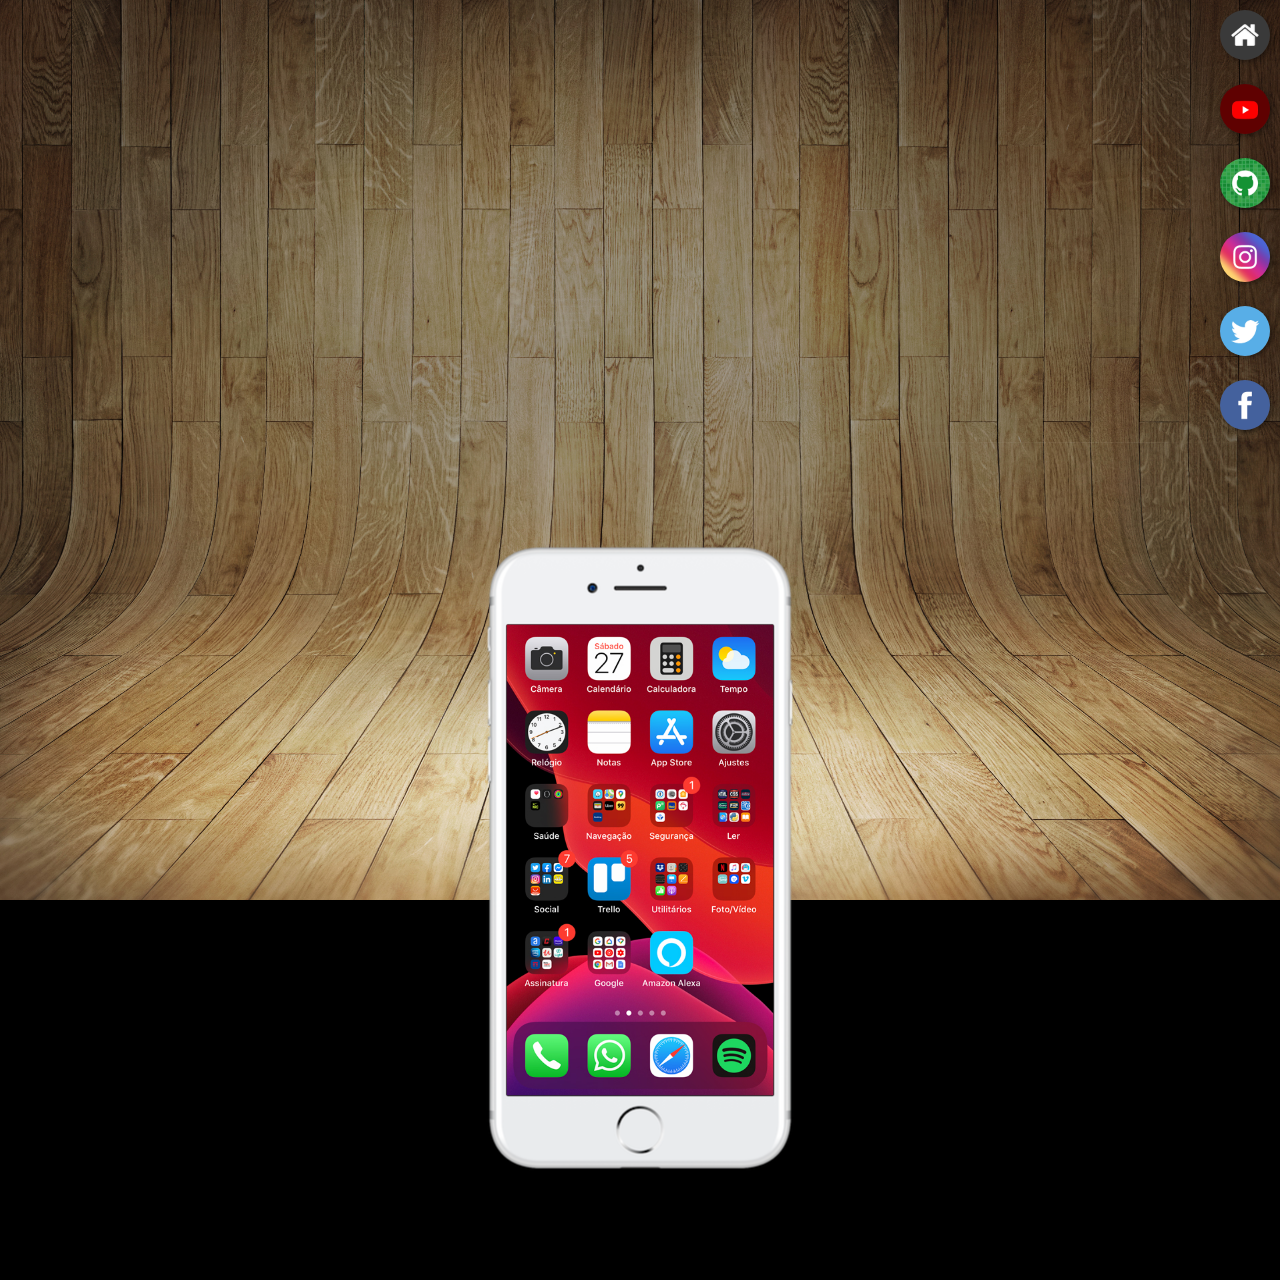
<file: index.html>
<!DOCTYPE html>
<html lang="pt-br">
<head>
    <meta charset="UTF-8">
    <meta http-equiv="X-UA-Compatible" content="IE=edge">
    <meta name="viewport" content="width=device-width, initial-scale=1.0">
    <title>Projetos Redes Sociais</title>
    <link rel="shortcut icon" href="favicon.ico" type="image/x-icon">
    <link rel="stylesheet" href="estilos/style.css">
</head>
<body>
    <main>
        <section id="telefone">
            <iframe src="home.html" frameborder="0" name="tela" id="tela"></iframe>
        </section>
        <section id="redes-sociais">
            <a href="home.html" target="tela" ><img src="imagens/logo-home.jpg" alt="home"></a><br>
            <a href="youtube.html" target="tela"><img src="imagens/logo-youtube.jpg" alt="youtube"></a><br>
            <a href="github.html" target="tela"><img src="imagens/logo-github.jpg" alt="github"></a><br>
            <a href="home.html" target="tela"><img src="imagens/logo-instagram.jpg" alt="logo-instagram"></a><br>
            <a href="home.html" target="tela"><img src="imagens/logo-twitter.jpg" alt="twitter"></a><br>
            <a href="home.html" target="tela"><img src="imagens/logo-facebook.jpg" alt="logo-facebook"></a>
        </section>
    </main>
   
    
</body>
</html>
</file>
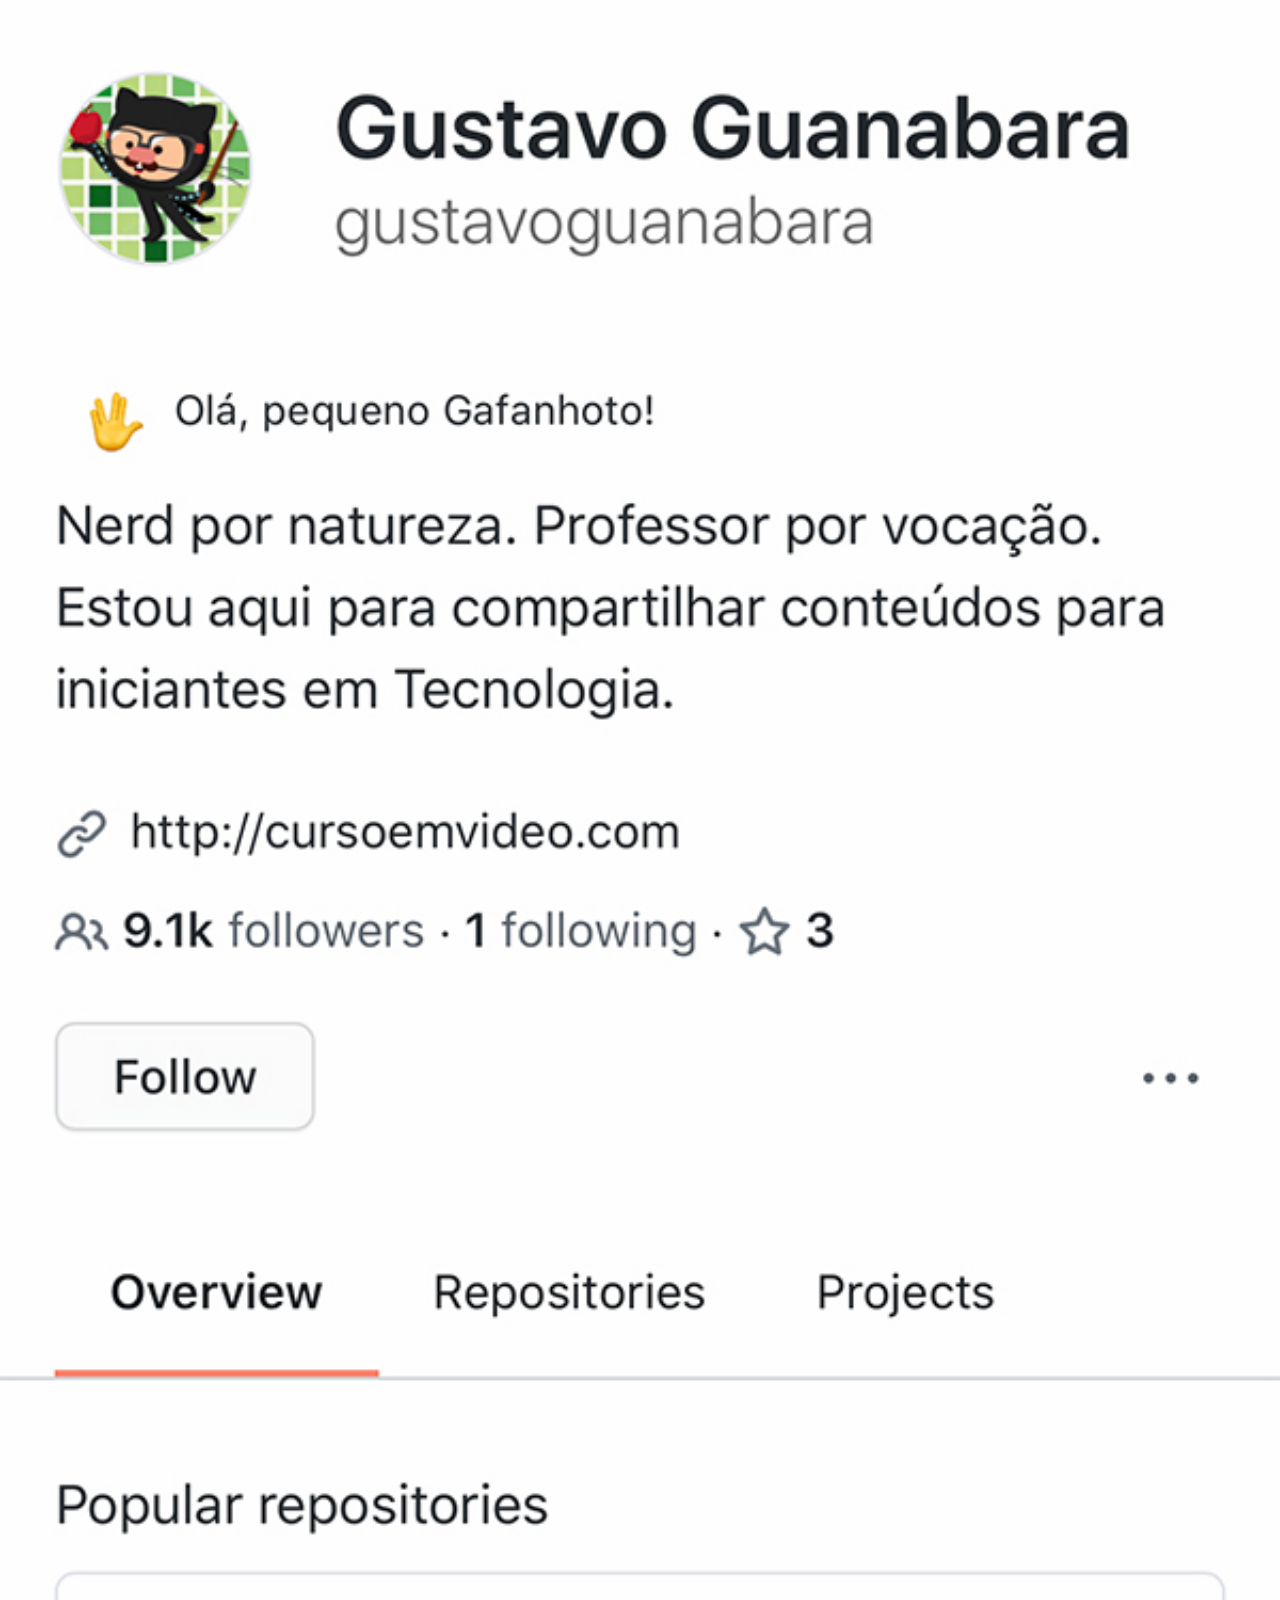
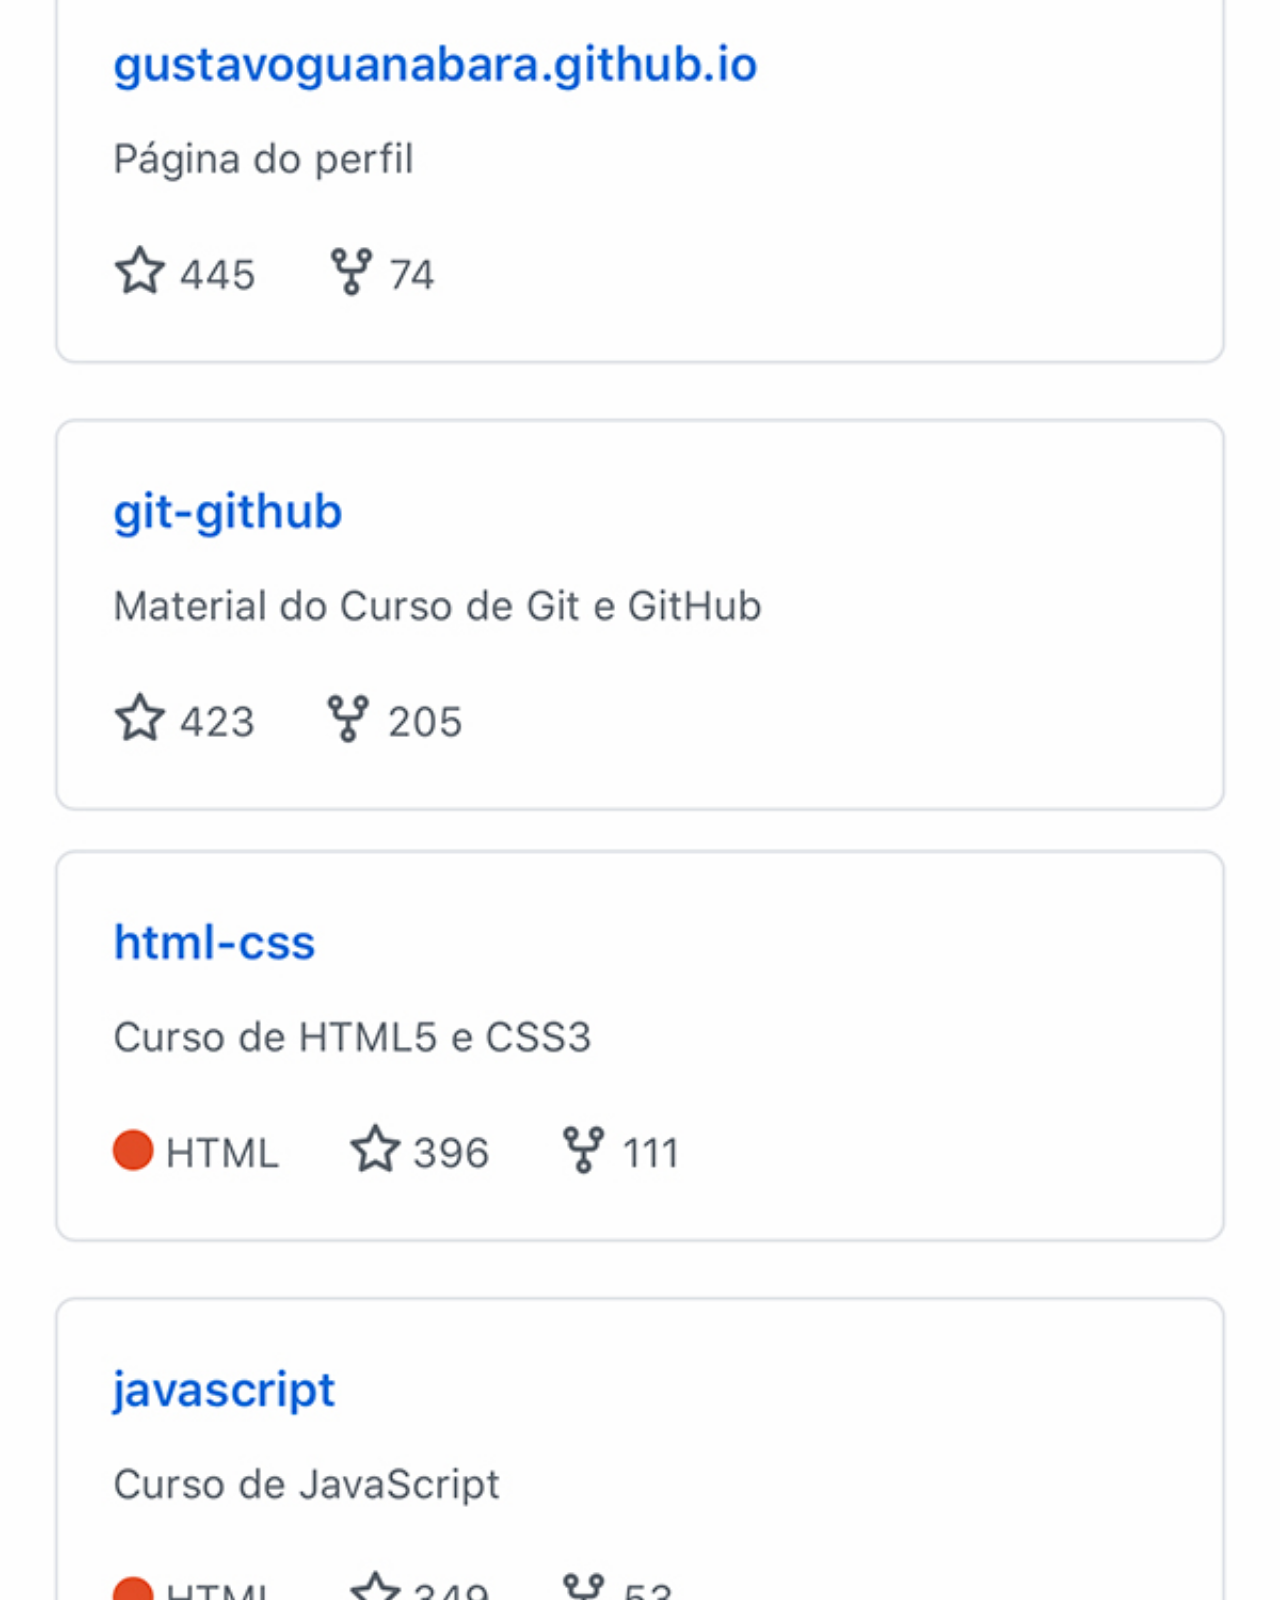
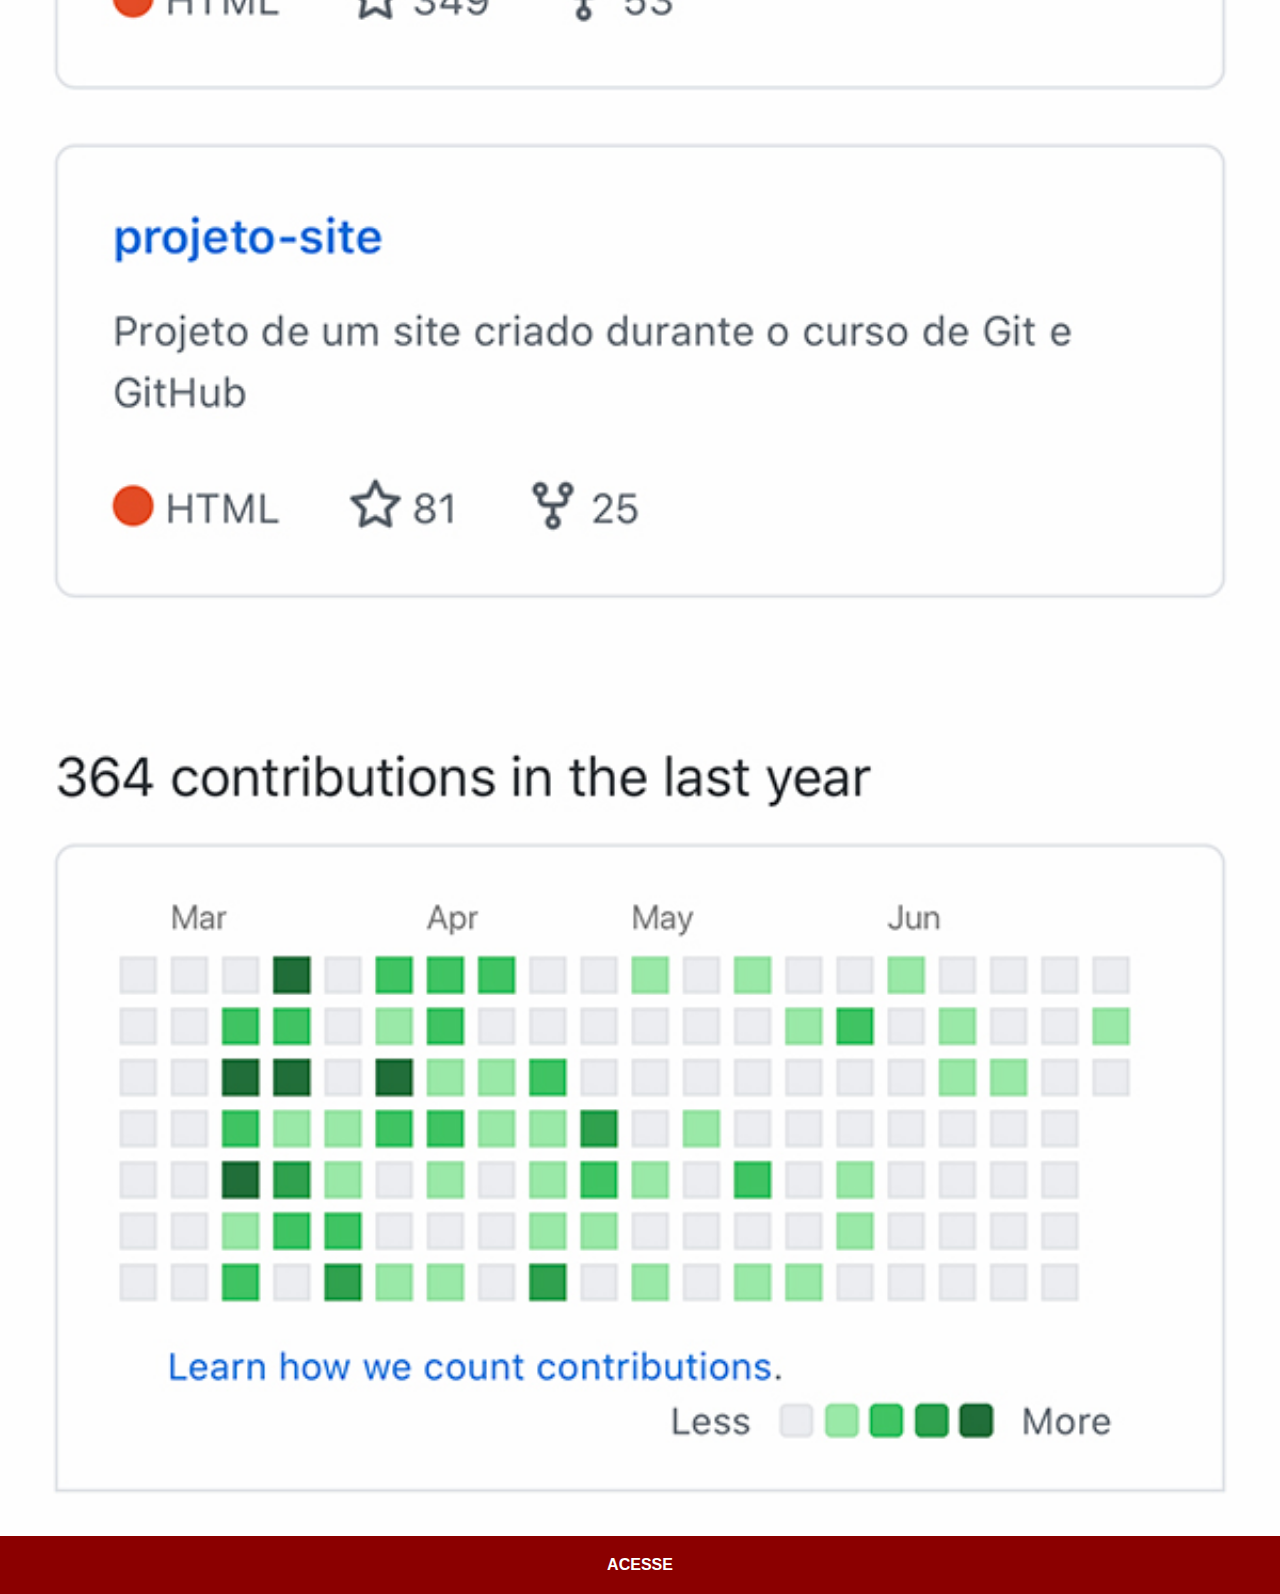
<file: github.html>
<!DOCTYPE html>
<html lang="pt-br">
<head>
    <meta charset="UTF-8">
    <meta http-equiv="X-UA-Compatible" content="IE=edge">
    <meta name="viewport" content="width=device-width, initial-scale=1.0">
    <title>git</title>
   <link rel="stylesheet" href="estilos/social.css">
</head>
<body>
    <img src="imagens/tela-github.jpg" alt="tela-tela-github">
    <a href="https://github.com/Danielarceeno" target="_blank">ACESSE</a>
</body>
</html>
</file>
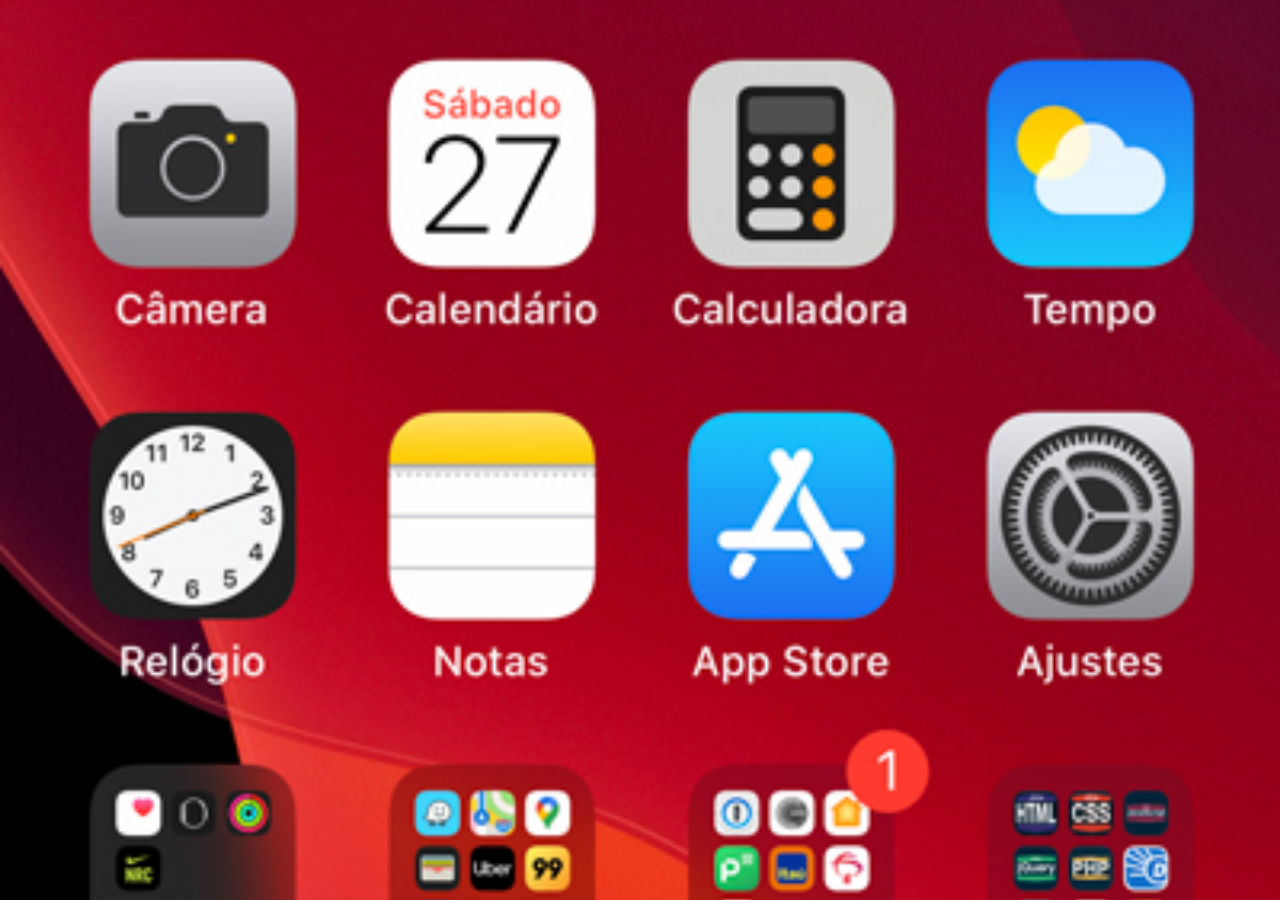
<file: home.html>
<!DOCTYPE html>
<html lang="pt-br">
<head>
    <meta charset="UTF-8">
    <meta http-equiv="X-UA-Compatible" content="IE=edge">
    <meta name="viewport" content="width=device-width, initial-scale=1.0">
    <title>Home</title>
    <style>
        *{
            margin: 0px;
            padding: 0px;
        }
        body{
            width: 100vw;
            height: 100vh;
            background: black url('imagens/tela-home.jpg') no-repeat top center;
            background-size: cover;
        }
    </style>
</head>
<body>
    
</body>
</html>
</file>
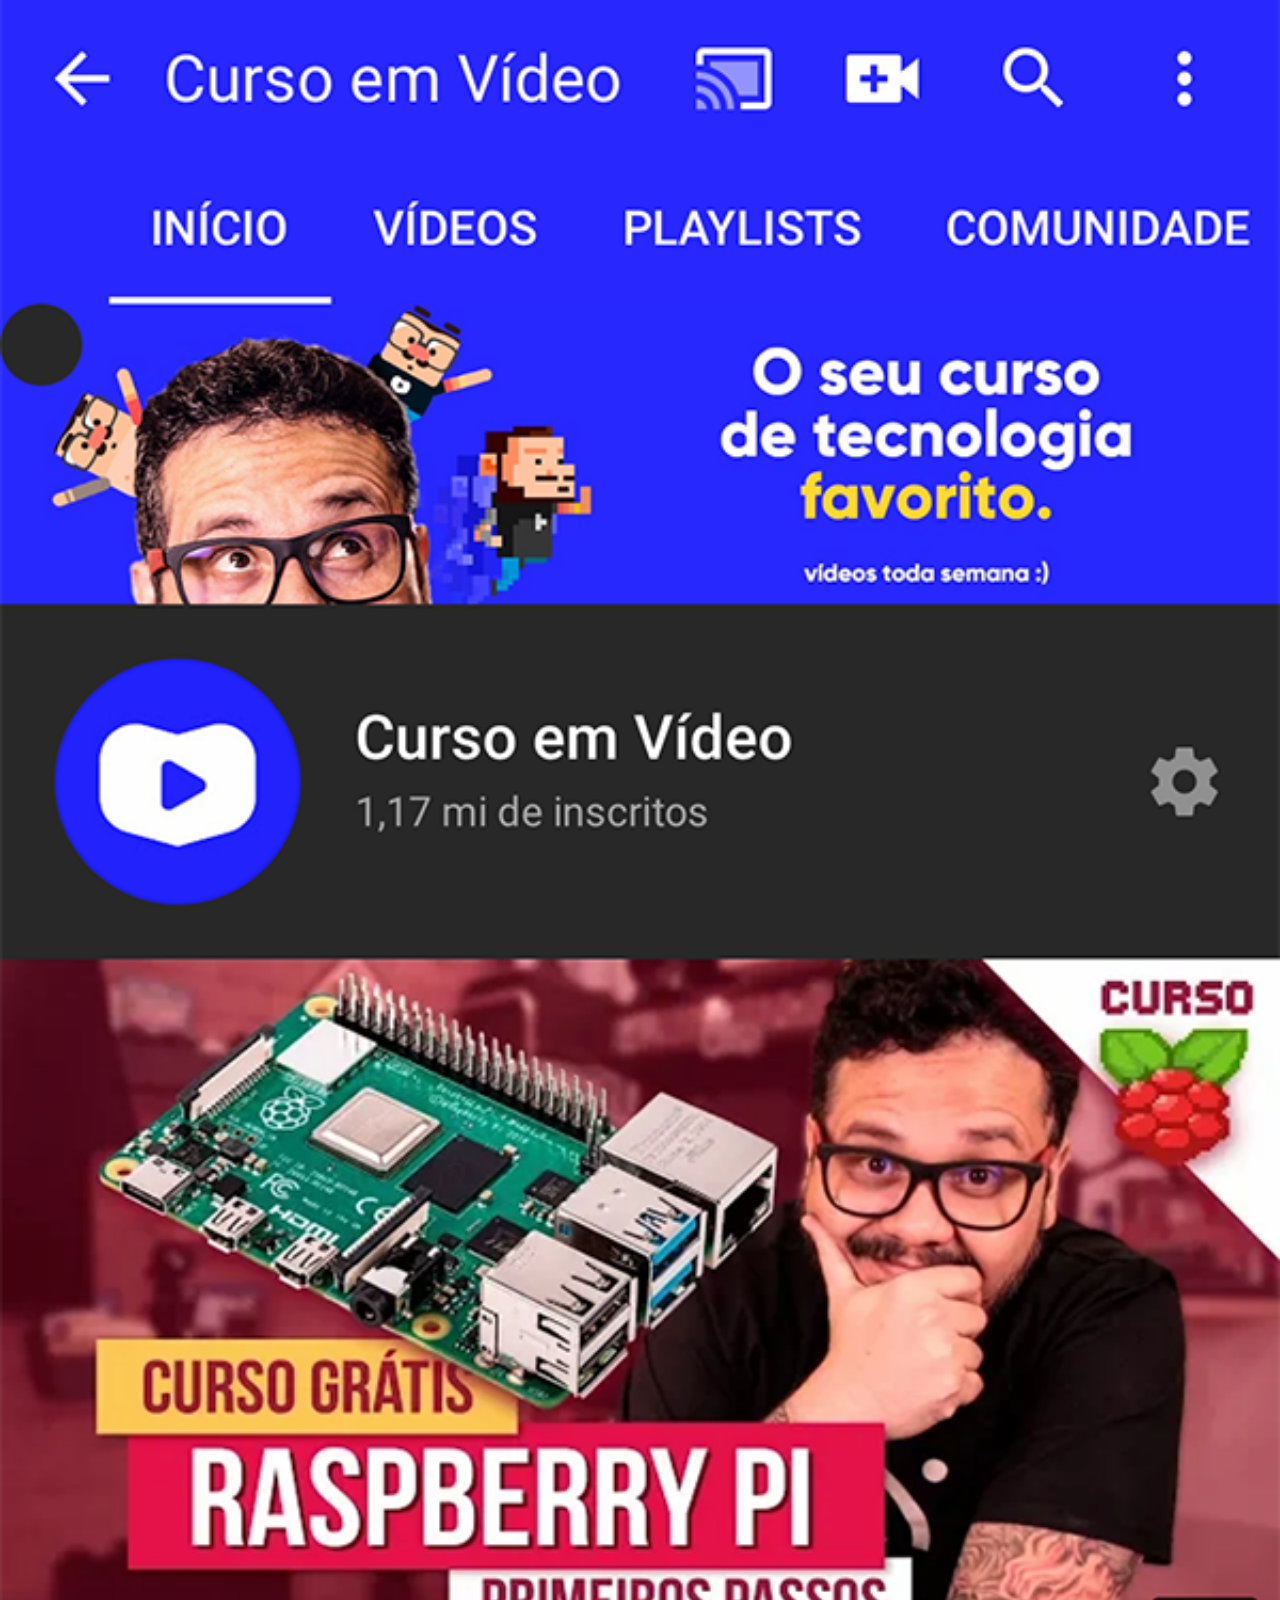
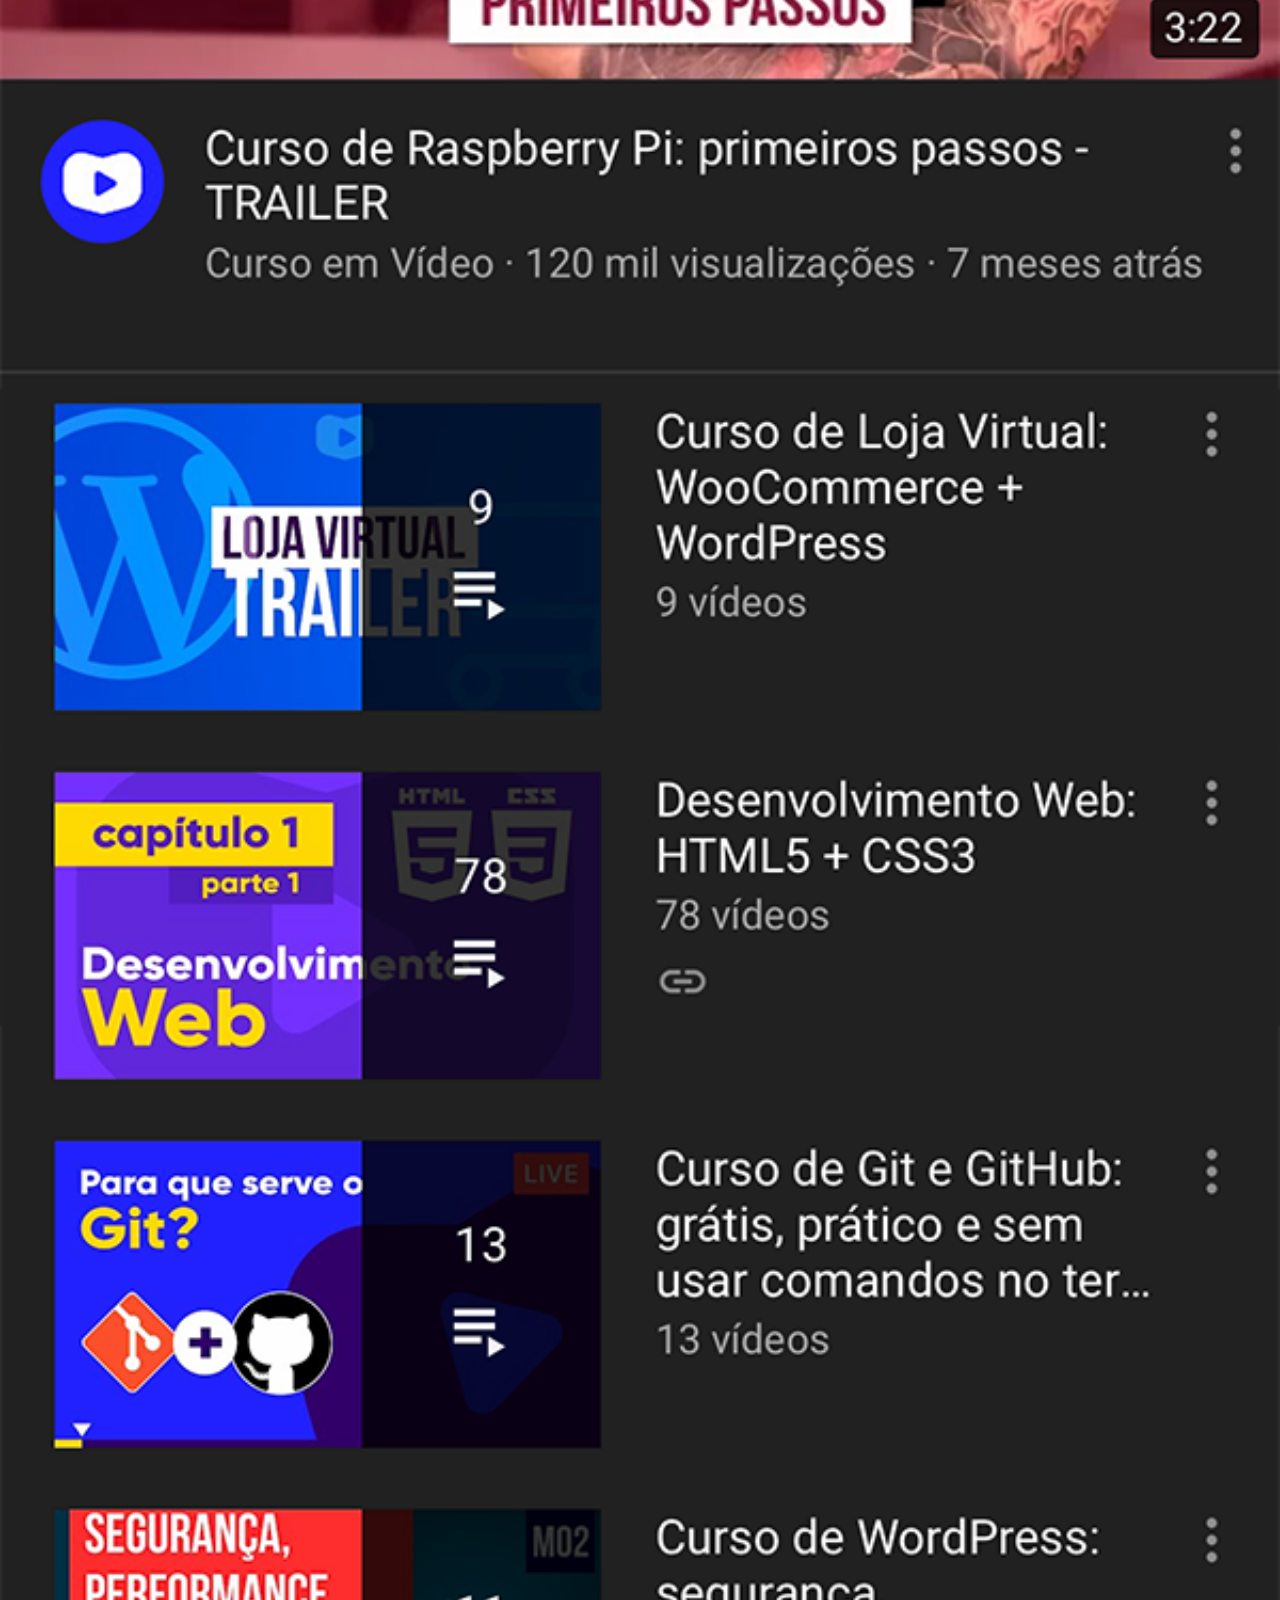
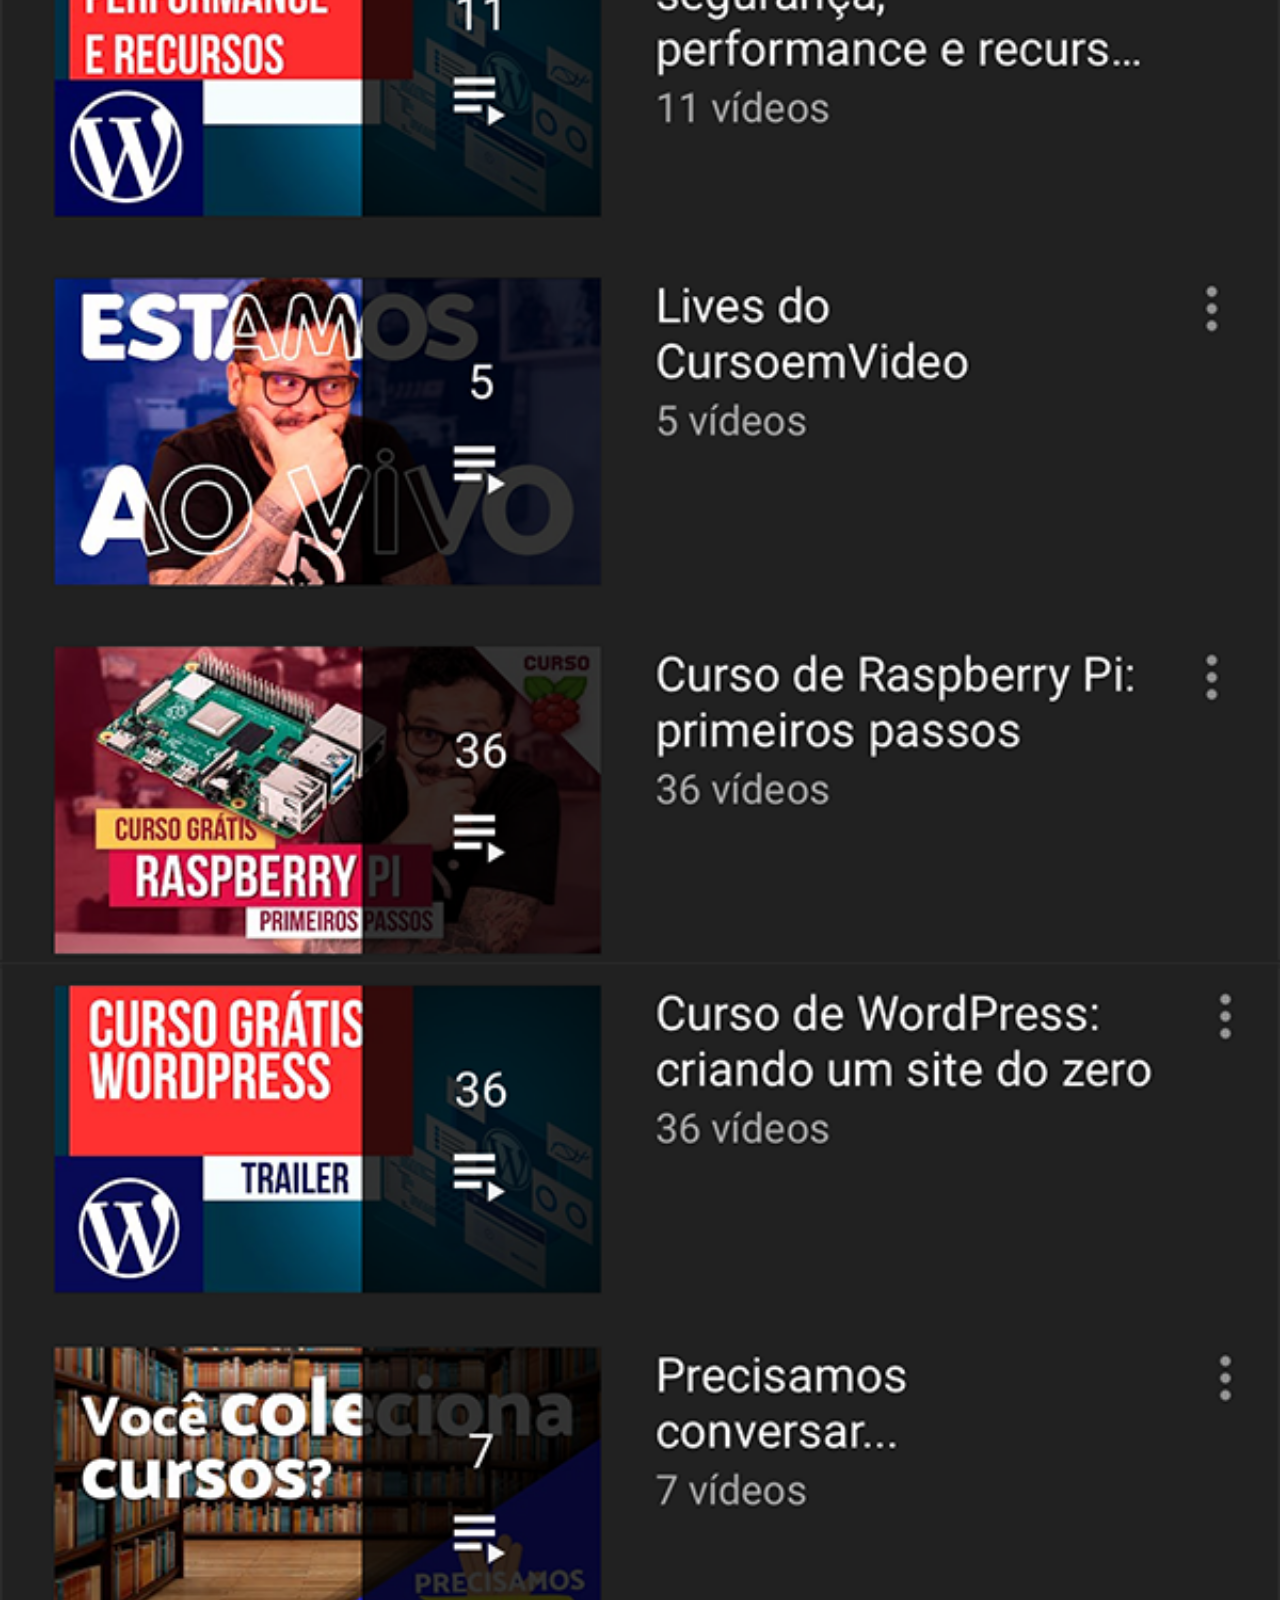
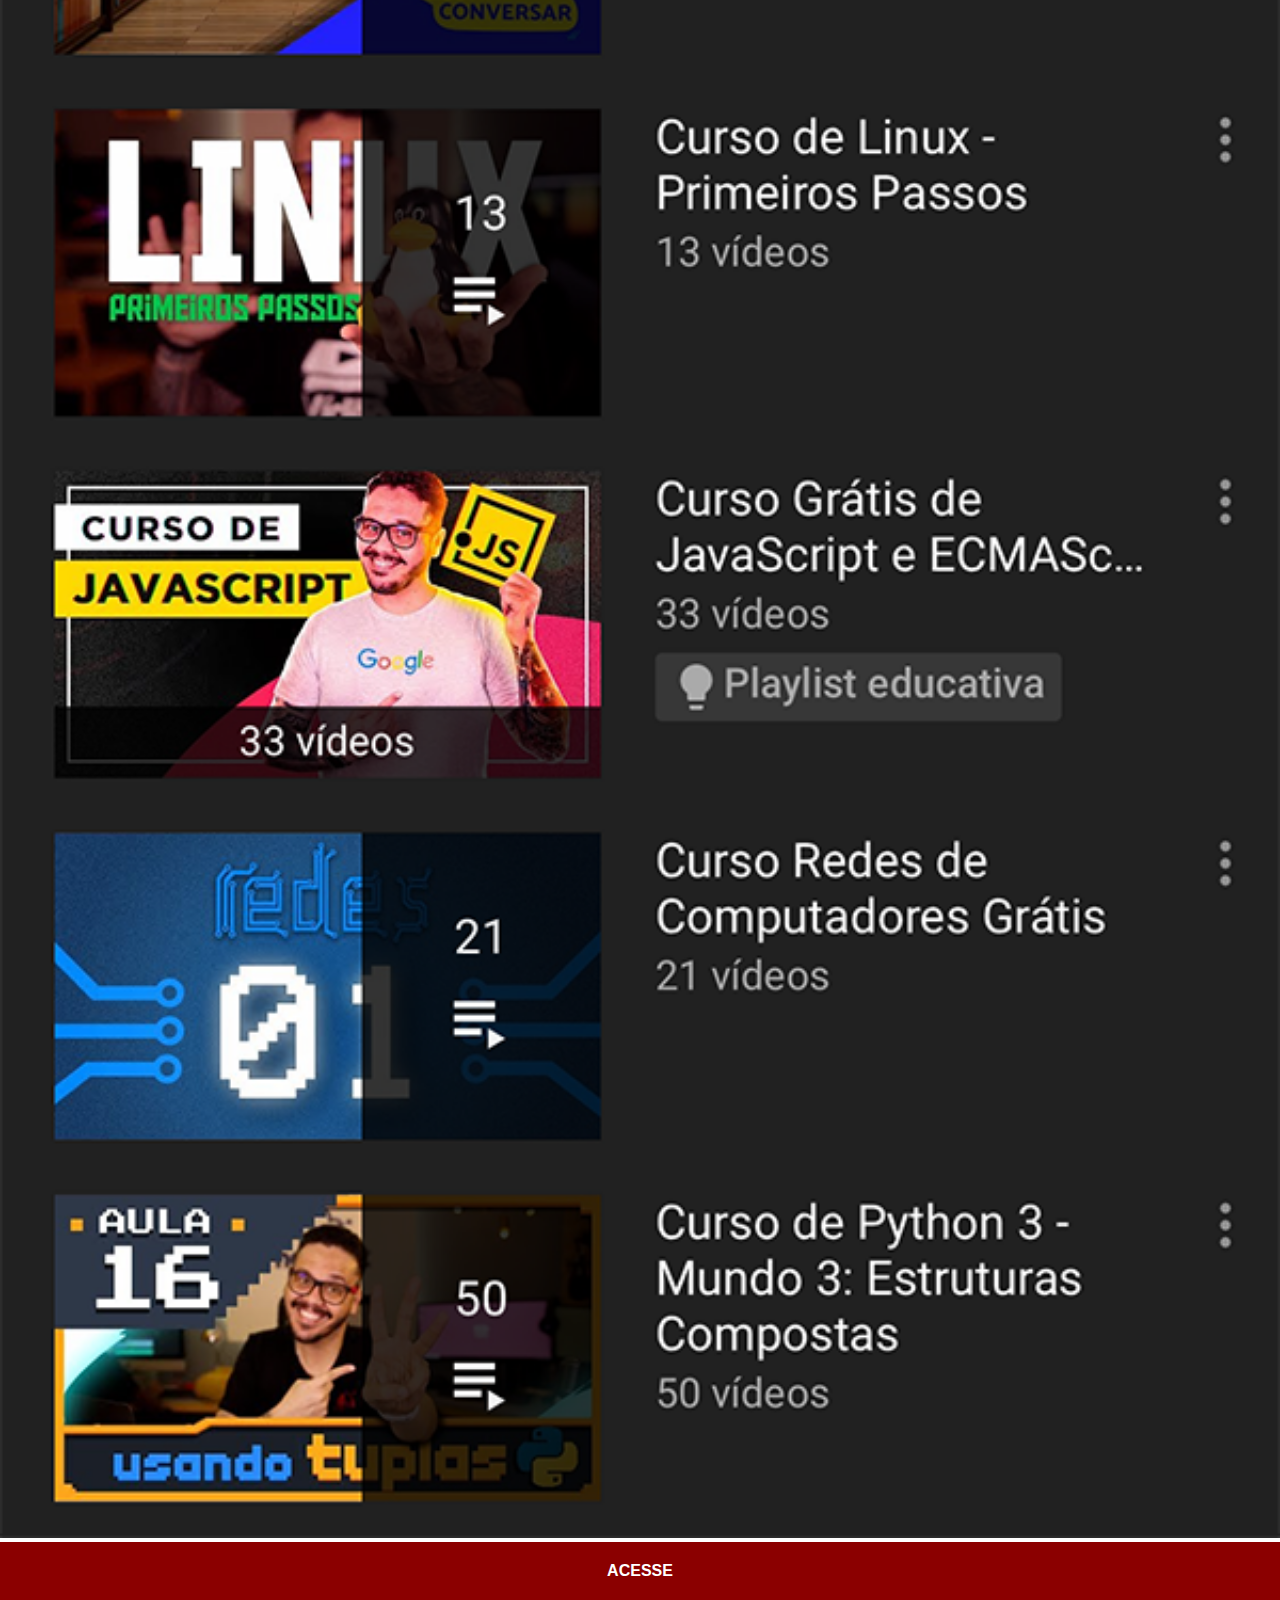
<file: youtube.html>
<!DOCTYPE html>
<html lang="pt-br">
<head>
    <meta charset="UTF-8">
    <meta http-equiv="X-UA-Compatible" content="IE=edge">
    <meta name="viewport" content="width=device-width, initial-scale=1.0">
    <title>Youtube</title>
    <link rel="stylesheet" href="estilos/social.css">
</head>
<body>
    <img src="imagens/tela-youtube.png" alt="tela-youtube">
    <a href="https://www.youtube.com/?hl=pt&gl=BR" target="_blank">ACESSE</a>
</body>
</html>
</file>
<file: estilos/style.css>
@charset "UTF-8";

*{
    margin: 0px;
    padding: 0px;
    font-family: Arial, Helvetica, sans-serif;
}
html, body{
    height: 100vh;
    width: 100vw;
    background-color: black;
}   
body{
    background: url('../imagens/fundo-madeira.jpg')no-repeat top center;
    background-size: cover;
    background-attachment: fixed;
}
main{
    position: relative;
    height: 100vw;
} 
section#telefone{
    position: absolute;
    top: 67%;
    left:50%;
    transform: translate(-50%, -50%);

    height: 627px;
    width: 311px;
    background: url('../imagens/frame-iphone.png') no-repeat;
}
iframe#tela{
    position: relative;
    top: 80px;
    left: 22px;
    width: 267px;
    height: 471px;
}
section#redes-sociais{
    text-align: right;
}
section#redes-sociais img{
    width: 50px;
    margin: 10px;
    border-radius: 50%;
    box-shadow: 2px 2px 5px rgba(0, 0, 0, 0.404);
    box-sizing: border-box;
}
section#redes-sociais img:hover{
    border: 2px solid rgba(255, 255, 255, 0.507);
    transform: translate(-3px, 3px);
    box-shadow: 5px 5px 10px rgba(0, 0, 0, 0.384);
    transition: transform 0.4s, border 0.5s;
}
</file>
<file: estilos/social.css>
@charset "UTF-8";

*{
    margin: 0px;
    padding: 0px;
    font-family: Arial, Helvetica, sans-serif;
}
::-webkit-scrollbar{
    width: 0px;
    height: 0px;
}
img{
    width: 100vw;
}
a{
    display: block;
    background-color: darkred;
    color: white;
    padding: 20px;
    text-align: center;
    font-weight: bolder;
    text-decoration: none;
}
a:hover{
    background-color: red;
}
</file>
